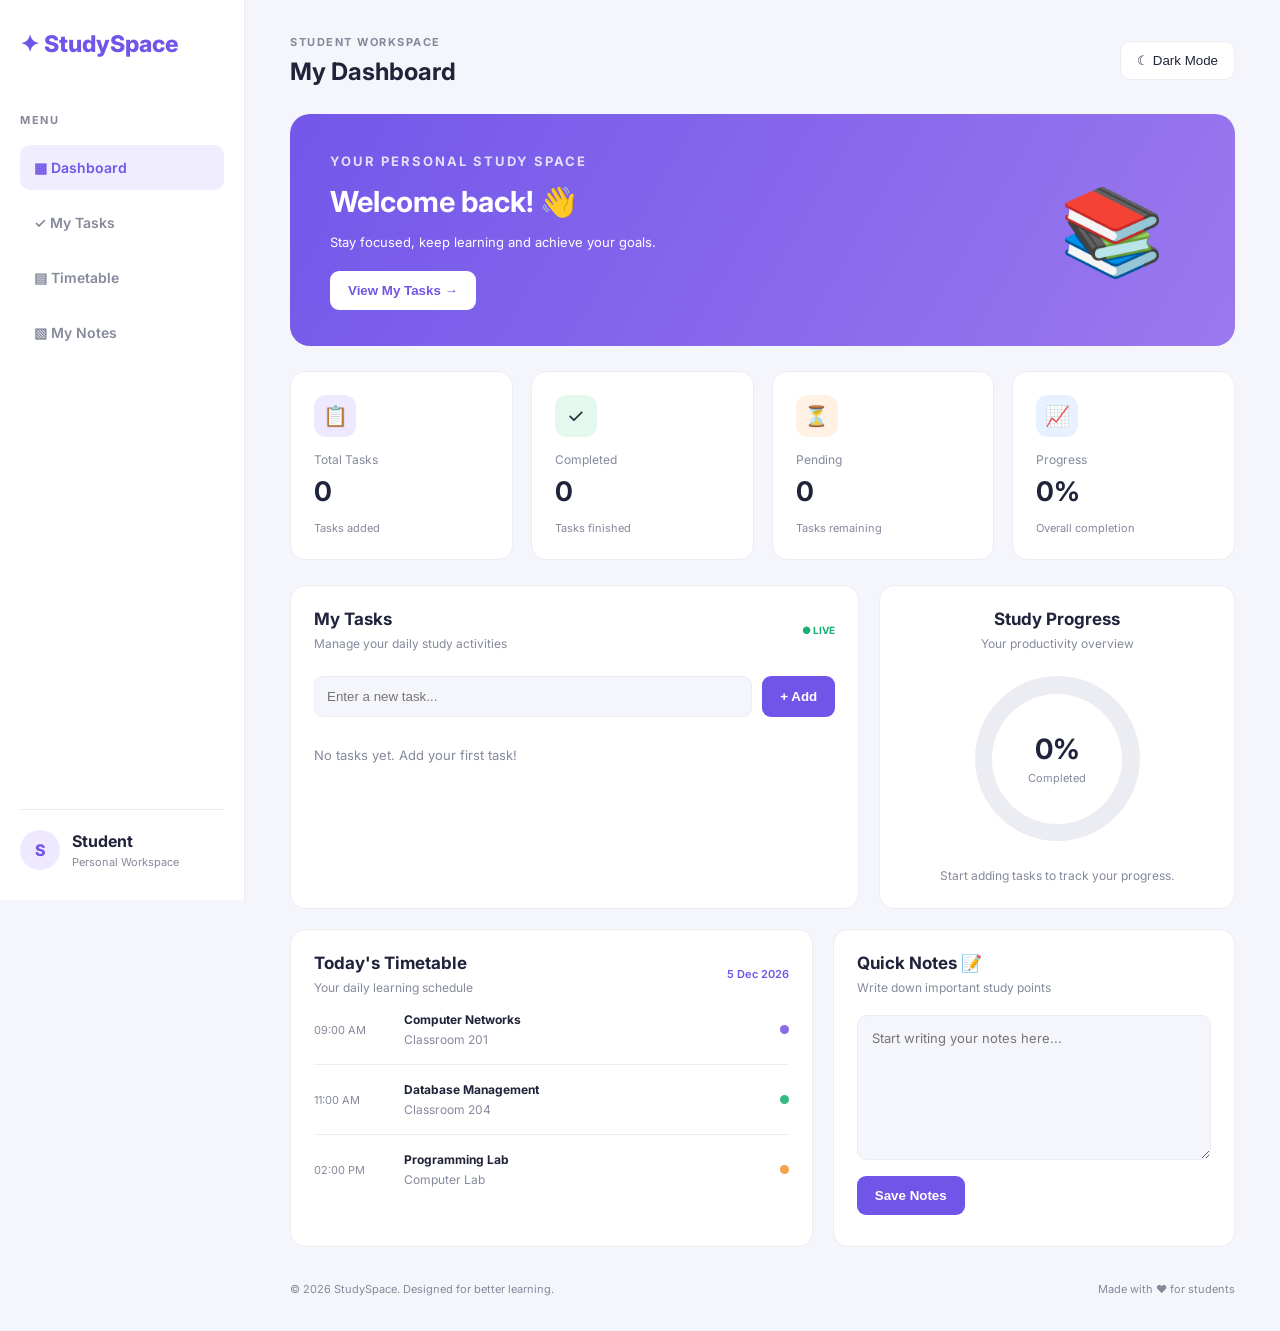
<file: index.html>
<!DOCTYPE html>
<html lang="en">
<head>
    <meta charset="UTF-8">
    <meta name="viewport" content="width=device-width, initial-scale=1.0">
    <title>StudySpace | Student Dashboard</title>
    <link rel="stylesheet" href="style.css">
    <link rel="preconnect" href="https://fonts.googleapis.com">
    <link href="https://fonts.googleapis.com/css2?family=Inter:wght@400;500;600;700;800&display=swap" rel="stylesheet">
</head>
<body>

<div class="app">

    <aside class="sidebar">
        <div class="logo">✦ StudySpace</div>

        <p class="menu-label">MENU</p>
        <nav>
            <a href="#dashboard" class="nav-link active">▦ Dashboard</a>
            <a href="#tasks" class="nav-link">✓ My Tasks</a>
            <a href="#timetable" class="nav-link">▤ Timetable</a>
            <a href="#notes" class="nav-link">▧ My Notes</a>
        </nav>

        <div class="sidebar-bottom">
            <div class="profile">
                <div class="avatar">S</div>
                <div>
                    <strong>Student</strong>
                    <small>Personal Workspace</small>
                </div>
            </div>
        </div>
    </aside>

    <main class="main-content">

        <header class="topbar">
            <div>
                <p class="eyebrow">STUDENT WORKSPACE</p>
                <h2>My Dashboard</h2>
            </div>
            <button class="theme-btn" id="themeBtn">☾ Dark Mode</button>
        </header>

        <section class="welcome" id="dashboard">
            <div>
                <p class="welcome-tag">YOUR PERSONAL STUDY SPACE</p>
                <h1>Welcome back! 👋</h1>
                <p>Stay focused, keep learning and achieve your goals.</p>
                <button class="primary-btn" onclick="document.getElementById('tasks').scrollIntoView({behavior:'smooth'})">
                    View My Tasks →
                </button>
            </div>
            <div class="welcome-art">📚</div>
        </section>

        <section class="stats">
            <div class="stat-card">
                <div class="stat-icon purple">📋</div>
                <p>Total Tasks</p>
                <h2 id="totalTasks">0</h2>
                <small>Tasks added</small>
            </div>

            <div class="stat-card">
                <div class="stat-icon green">✓</div>
                <p>Completed</p>
                <h2 id="completedTasks">0</h2>
                <small>Tasks finished</small>
            </div>

            <div class="stat-card">
                <div class="stat-icon orange">⏳</div>
                <p>Pending</p>
                <h2 id="pendingTasks">0</h2>
                <small>Tasks remaining</small>
            </div>

            <div class="stat-card">
                <div class="stat-icon blue">📈</div>
                <p>Progress</p>
                <h2 id="progressText">0%</h2>
                <small>Overall completion</small>
            </div>
        </section>

        <div class="content-grid">

            <section class="panel" id="tasks">
                <div class="panel-heading">
                    <div>
                        <h3>My Tasks</h3>
                        <p>Manage your daily study activities</p>
                    </div>
                    <span class="live-label">● LIVE</span>
                </div>

                <form id="taskForm">
                    <input type="text" id="taskInput" placeholder="Enter a new task..." required>
                    <button class="primary-btn" type="submit">+ Add</button>
                </form>

                <div class="task-list" id="taskList">
                    <p class="empty">No tasks yet. Add your first task!</p>
                </div>
            </section>

            <section class="panel progress-panel">
                <h3>Study Progress</h3>
                <p>Your productivity overview</p>

                <div class="progress-circle" id="progressCircle">
                    <div>
                        <h2 id="circlePercent">0%</h2>
                        <small>Completed</small>
                    </div>
                </div>

                <p class="progress-message" id="progressMessage">
                    Start adding tasks to track your progress.
                </p>
            </section>

        </div>

        <div class="content-grid bottom-grid">

            <section class="panel" id="timetable">
                <div class="panel-heading">
                    <div>
                        <h3>Today's Timetable</h3>
                        <p>Your daily learning schedule</p>
                    </div>
                    <span class="date-label" id="todayDate"></span>
                </div>

                <div class="schedule-item">
                    <span class="time">09:00 AM</span>
                    <div><strong>Computer Networks</strong><small>Classroom 201</small></div>
                    <span class="subject-dot purple-dot"></span>
                </div>

                <div class="schedule-item">
                    <span class="time">11:00 AM</span>
                    <div><strong>Database Management</strong><small>Classroom 204</small></div>
                    <span class="subject-dot green-dot"></span>
                </div>

                <div class="schedule-item">
                    <span class="time">02:00 PM</span>
                    <div><strong>Programming Lab</strong><small>Computer Lab</small></div>
                    <span class="subject-dot orange-dot"></span>
                </div>
            </section>

            <section class="panel" id="notes">
                <h3>Quick Notes 📝</h3>
                <p>Write down important study points</p>

                <textarea id="notesInput" placeholder="Start writing your notes here..."></textarea>
                <button class="primary-btn save-btn" id="saveNotes">Save Notes</button>
                <p class="save-status" id="saveStatus"></p>
            </section>

        </div>

        <footer>
            <p>© 2026 StudySpace. Designed for better learning.</p>
            <p>Made with ❤️ for students</p>
        </footer>

    </main>
</div>

<script src="java.js"></script>
</body>
</html>
</file>
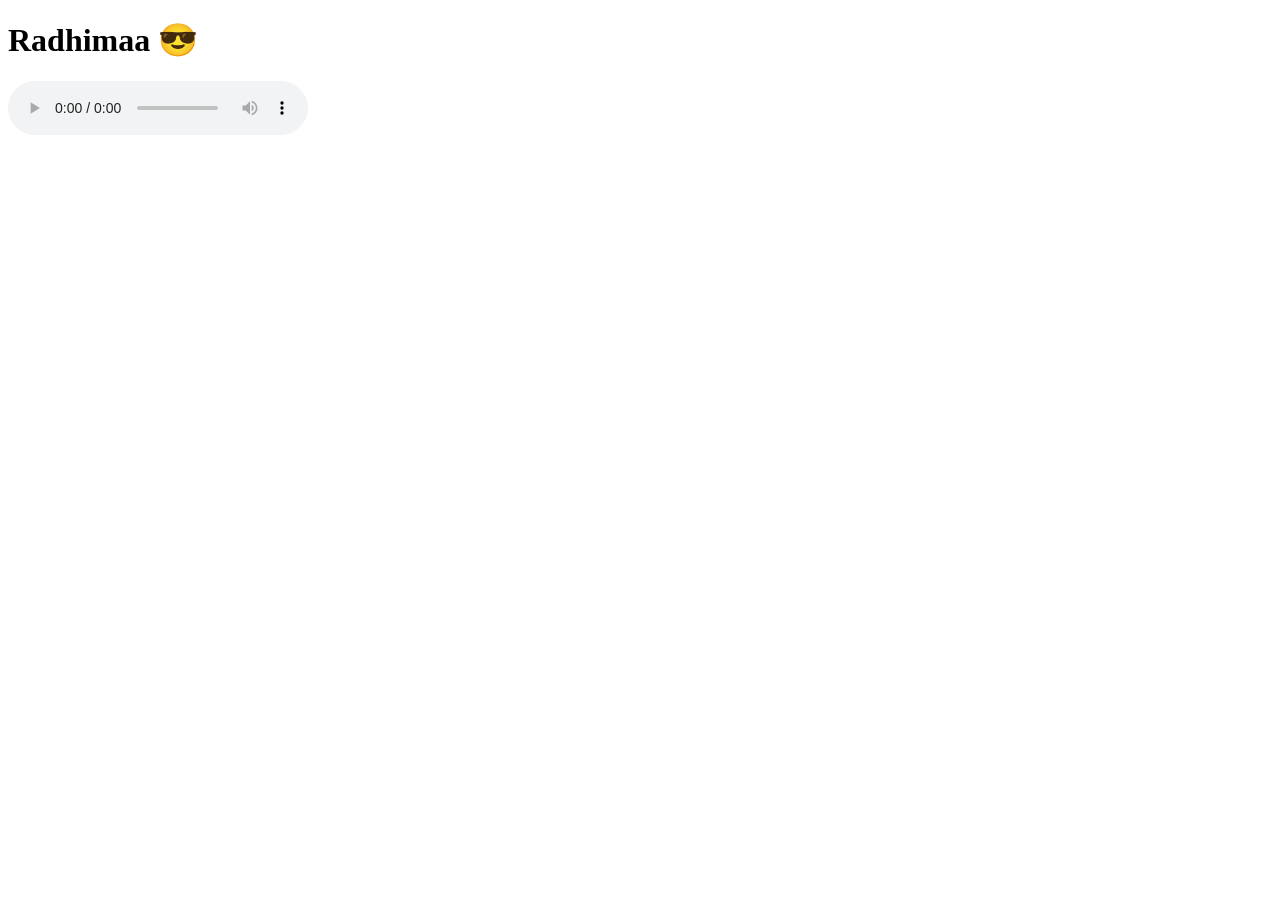
<file: audio.html>
<!DOCTYPE html>
<html>
<head>
    <title>Audio Example</title>
</head>
<body>
    <h1>Radhimaa 😎</h1>

    <audio controls>
        <source src="C:\Users\Admin\Downloads\radhimaa.mp3" type="audio">
        </audio>
</body>
</html>
</file>
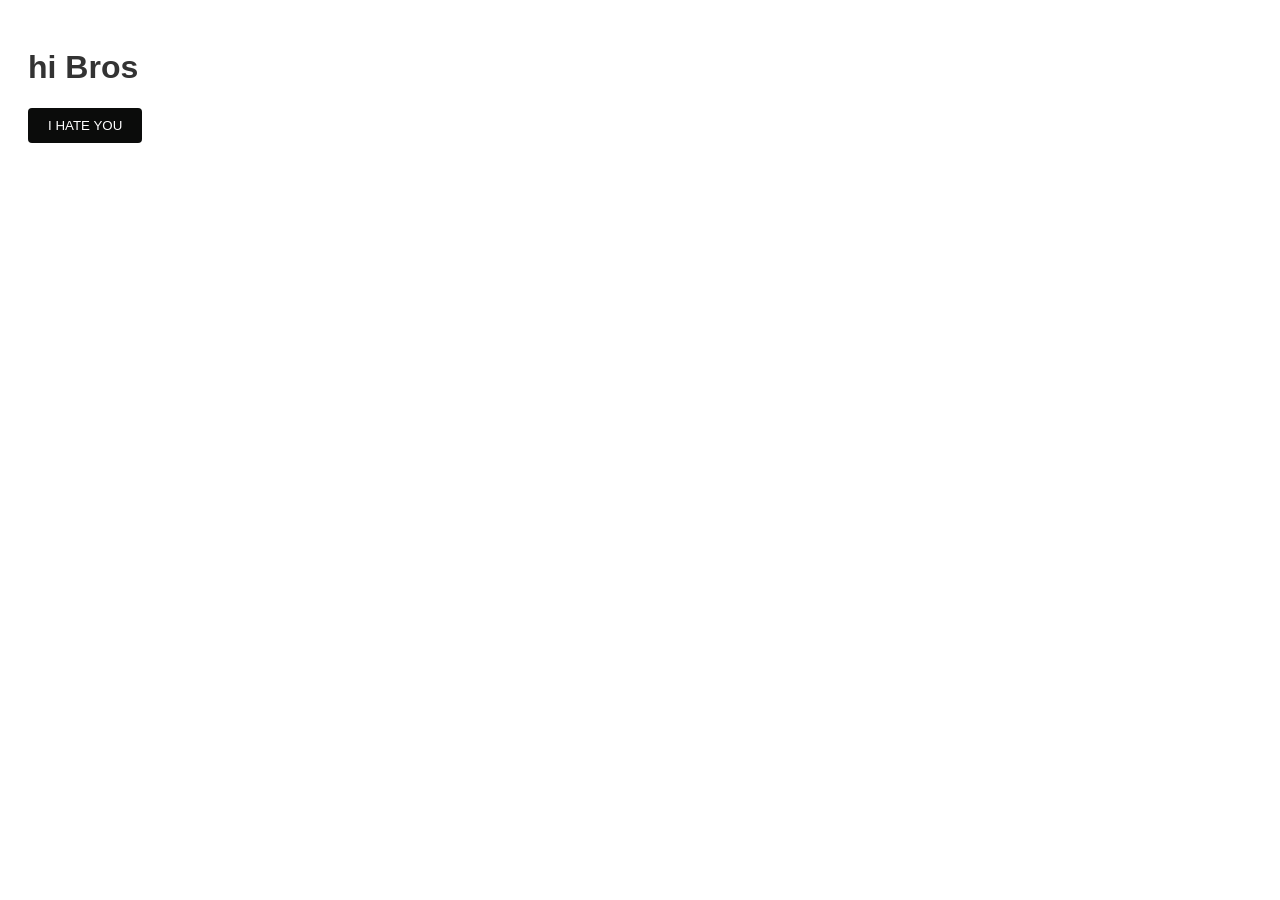
<file: bas.html>
<!DOCTYPE html>
<html lang="en">
<head>
    <meta charset="UTF-8">
    <meta name="viewport" content="width=device-width, initial-scale=1.0">
    <title>Web development</title>
    <link rel="stylesheet" href="bas.css">
</head>
<body>
    <h1 id="heading">hi Bros</h1>
    <button id="changeBtn" onclick="change()">I HATE YOU</button>

    <script src="bas.js"></script>
    
</body>
</html>
</file>
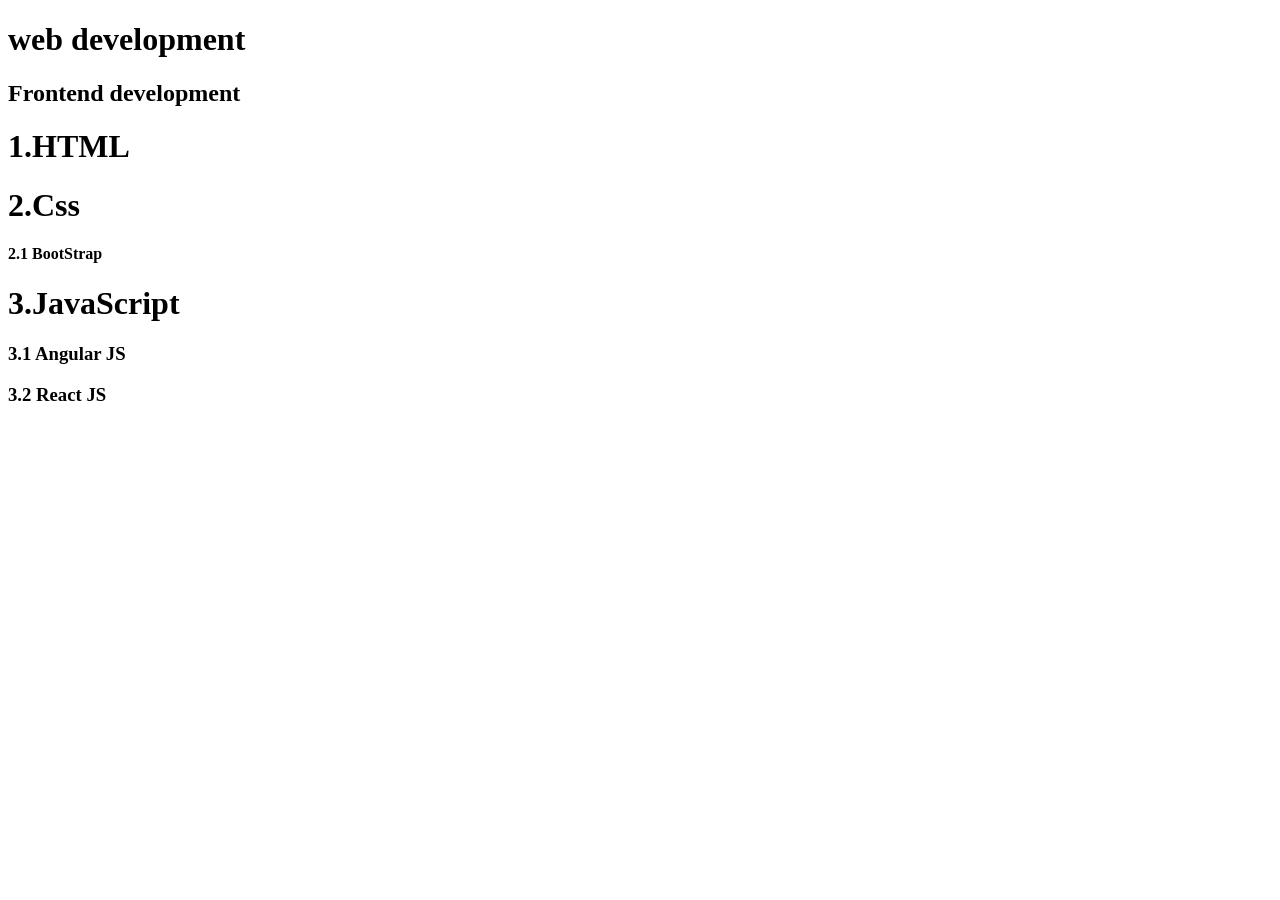
<file: head.html>
<!DOCTYPE html>
<html lang="en">
<head>
    <meta charset="UTF-8">
    <meta name="viewport" content="width=device-width, initial-scale=1.0">
    <title>web Technology</title>
</head>
<body>
    <h1>web development</h1>
    <h2>Frontend development</h2>
    <h1>1.HTML</h1>
    <h1>2.Css</h1>
    <h4>2.1 BootStrap</h4>
    <h1>3.JavaScript</h1>
    <h3>3.1 Angular JS</h3>
    <h3>3.2 React JS</h3>
</body>
</html><!--  -->
</file>
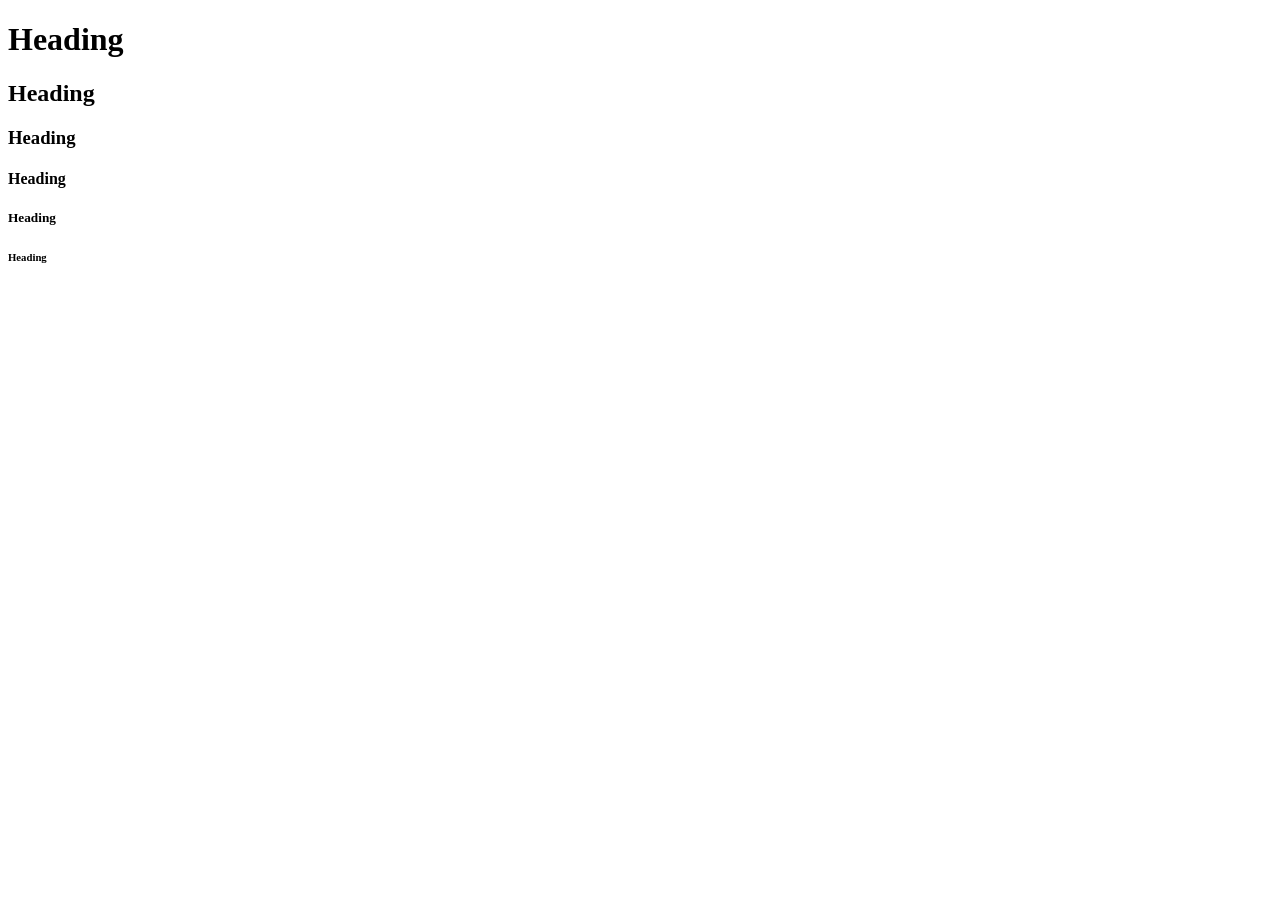
<file: head1.html>
<!DOCTYPE html>
<html lang="en">
<head>
    <meta charset="UTF-8">
    <meta name="viewport" content="width=device-width, initial-scale=1.0">
    <title>Web technology</title>
</head>
<body>
    <h1>Heading</h1>
    <h2>Heading</h2>
    <h3>Heading</h3>
    <h4>Heading</h4>
    <h5>Heading</h5>
    <h6>Heading</h6>
</body>
</html>
</file>
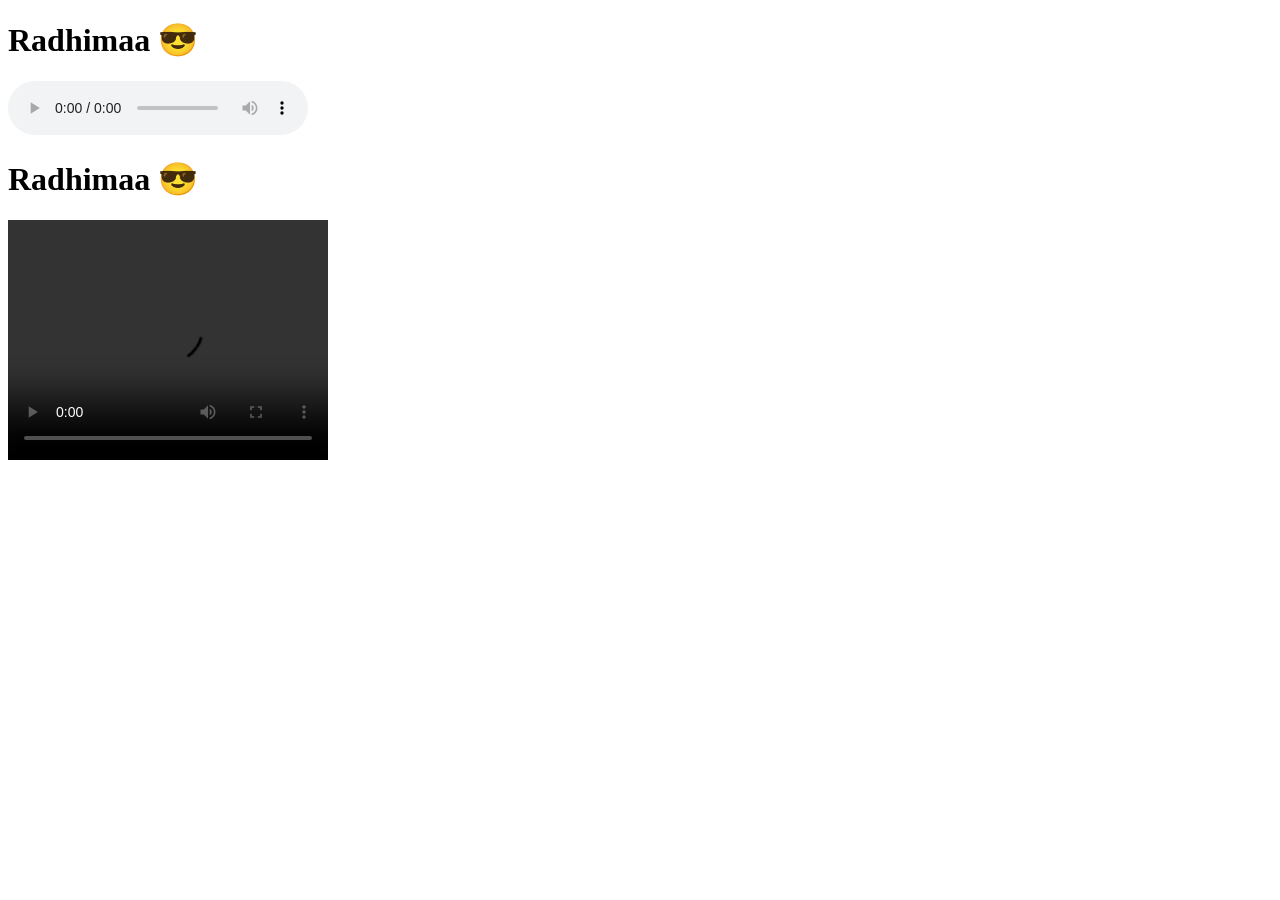
<file: multimedia.html>
<!DOCTYPE html>
<html>
<head>
    <title>multimedia</title>
</head>
<body>
    <h1>Radhimaa 😎</h1>

    <audio controls>
        <source src="C:\Users\Admin\Desktop\web\kaden_cook-8-bit-dungeon-251388.mp3" type="audio">
        </audio>

    <h1>Radhimaa 😎</h1>

    <video width="320" height="240" controls>
        <source src="C:\Users\Admin\Desktop\web\14075903_1080_1920_25fps.mp4" type="video">
    </video>    
</body>
</html>
</file>
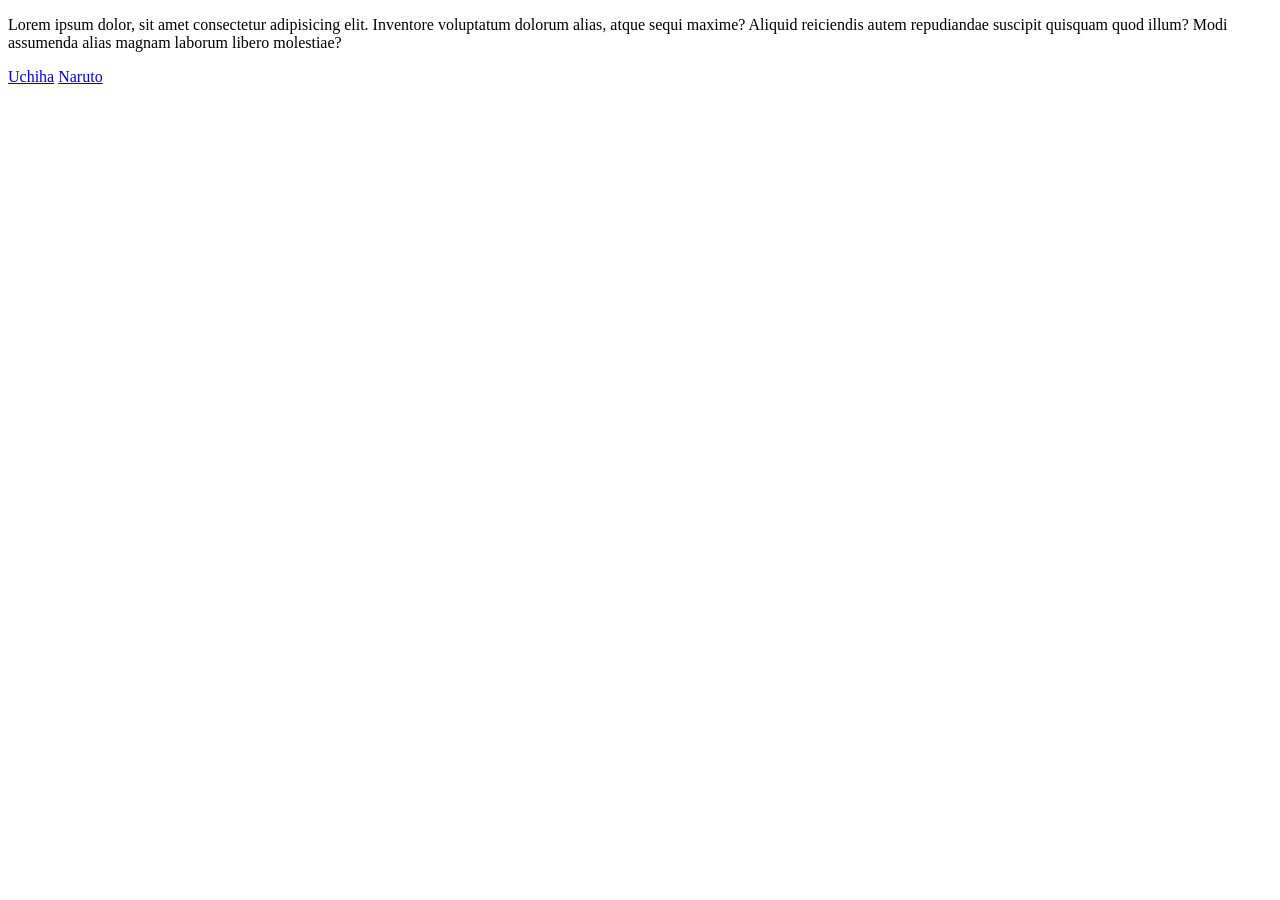
<file: para.html>
<!DOCTYPE html>
<html lang="en">
<head>
    <meta charset="UTF-8">
    <meta name="viewport" content="width=device-width, initial-scale=1.0">
    <title>Document</title>
</head>
<body>
    <p>Lorem ipsum dolor, sit amet consectetur adipisicing elit. Inventore voluptatum dolorum alias, atque sequi maxime? Aliquid reiciendis autem repudiandae suscipit quisquam quod illum? Modi assumenda alias magnam laborum libero molestiae?</p>

    <a href="https://naruto.fandom.com/wiki/Uchiha_Clan">Uchiha</a>
    <a href="https://en.wikipedia.org/wiki/Naruto">Naruto</a>
</body>
</html>
</file>
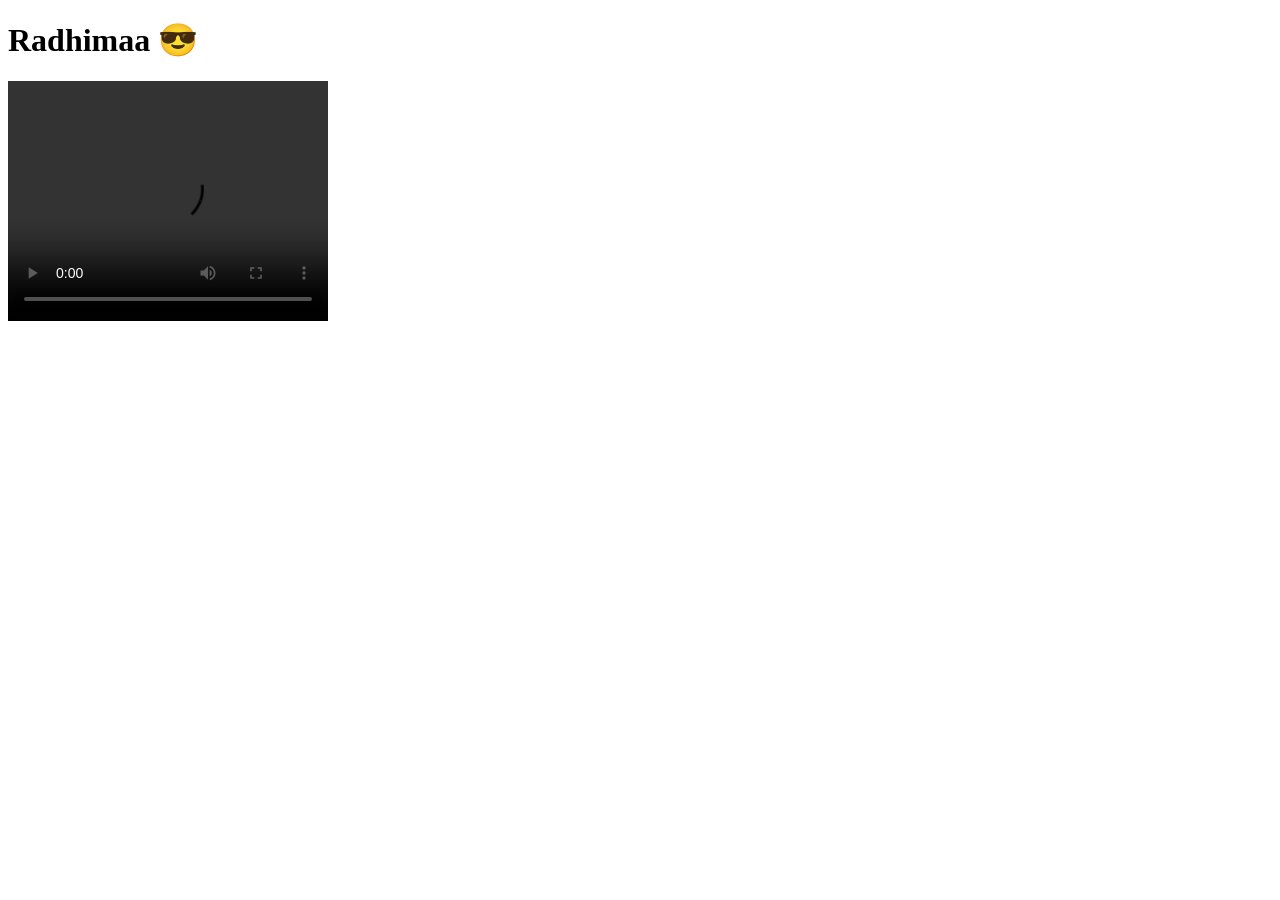
<file: video.html>
<!DOCTYPE html>
<html>
<head>
    <title>Video Example</title>
</head>
<body>
    <h1>Radhimaa 😎</h1>

    <video width="320" height="240" controls>
        <source src="" type="video">
    </video>
</body>
</html>
</file>
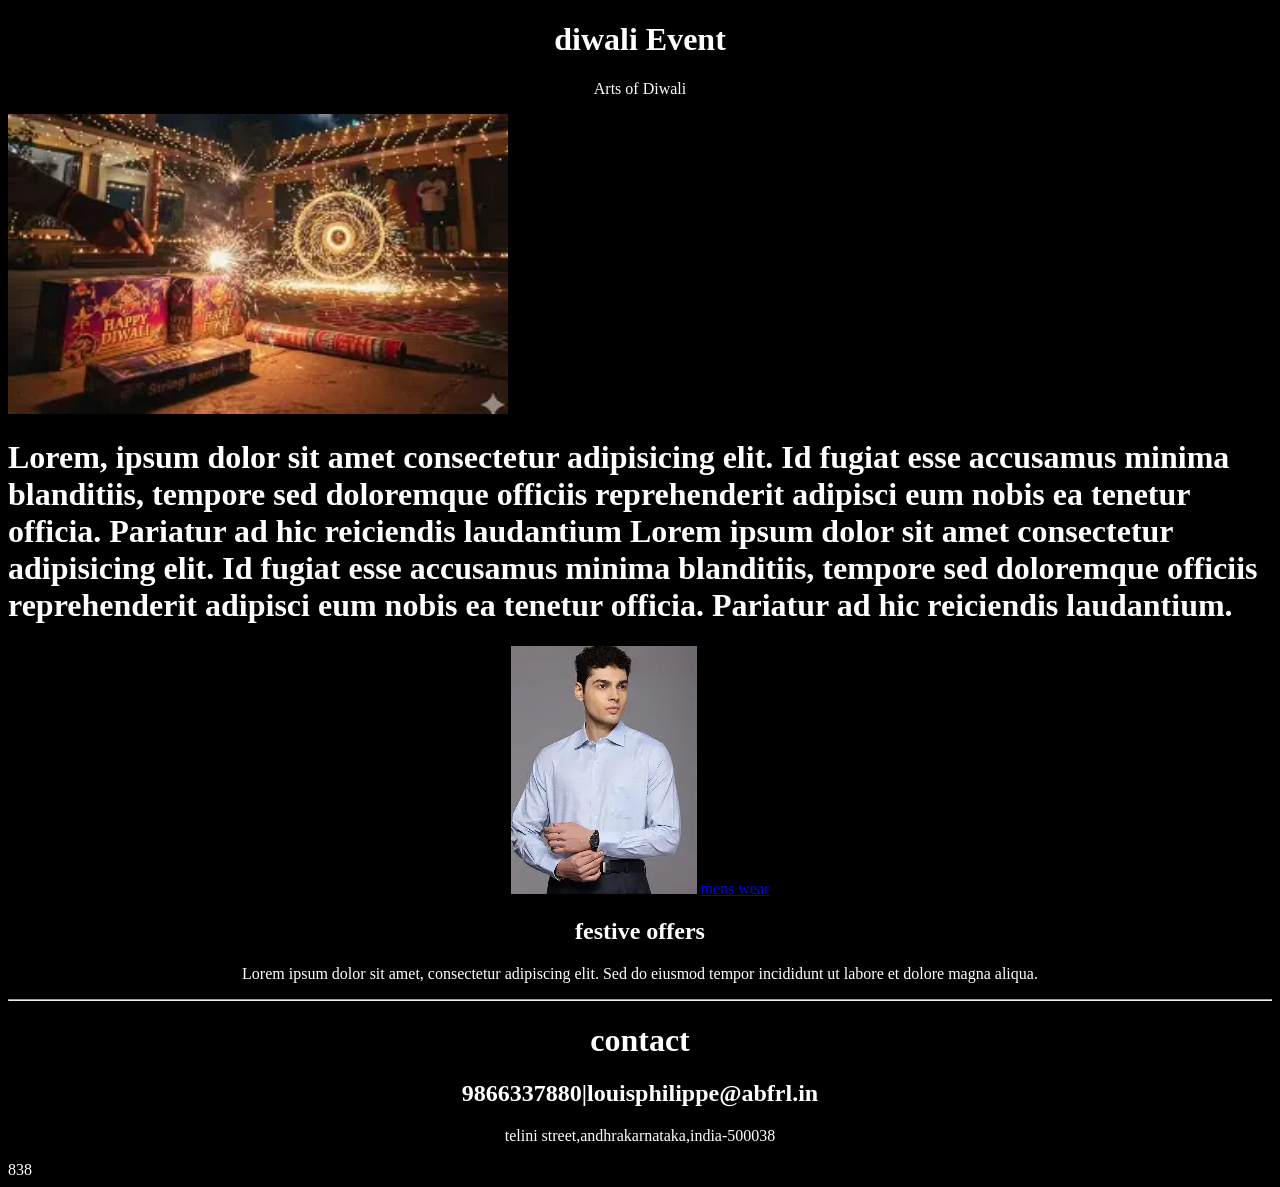
<file: web.html>
<!DOCTYPE html>
<html>
<head>
    <title>web </title>
    <link rel="icon" href="photo.jpg" >
</head>
<body
    bgcolor="black" style="color:white;">
    <center>
        <h1>diwali Event</h1>
        <p>Arts of Diwali</p>
    </center>
    <img src="OIP.webp" alt="Image" width="500" height="300">
    <h1>Lorem, ipsum dolor sit amet consectetur adipisicing elit. Id fugiat esse accusamus minima blanditiis, tempore sed doloremque officiis reprehenderit adipisci eum nobis ea tenetur officia. Pariatur ad hic reiciendis laudantium Lorem ipsum dolor sit amet consectetur adipisicing elit. Id fugiat esse accusamus minima blanditiis, tempore sed doloremque officiis reprehenderit adipisci eum nobis ea tenetur officia. Pariatur ad hic reiciendis laudantium.</h1>
    <center>
        <img src="photo2.webp"
        <h1>
            <a href="https://louisphilippe.abfrl.in/">mens wear</a>
        </h1>
        <h2>festive offers</h2>
        <p>Lorem ipsum dolor sit amet, consectetur adipiscing elit. Sed do eiusmod tempor incididunt ut labore et dolore magna aliqua.</p>
    </center>
    <hr>
    <center>
        <h1>contact</h1>
        <h2>9866337880|louisphilippe@abfrl.in</h2>
        <p>telini street,andhrakarnataka,india-500038</p>
    </center>838
</body>
</html>
</file>
<file: style.css>
* {
    margin: 0;
    padding: 0;
    box-sizing: border-box;
}

:root {
    --background: #f5f6fb;
    --surface: #ffffff;
    --text: #20243a;
    --muted: #85899b;
    --border: #ececf3;
    --primary: #7155e8;
}

body {
    font-family: 'Inter', sans-serif;
    background: var(--background);
    color: var(--text);
    transition: 0.3s;
}

.app {
    display: flex;
    min-height: 100vh;
}

.sidebar {
    width: 245px;
    background: var(--surface);
    padding: 30px 20px;
    display: flex;
    flex-direction: column;
    position: fixed;
    height: 100vh;
    border-right: 1px solid var(--border);
}

.logo {
    font-size: 23px;
    font-weight: 800;
    color: var(--primary);
    margin-bottom: 55px;
}

.menu-label, .eyebrow {
    font-size: 11px;
    font-weight: 700;
    color: var(--muted);
    letter-spacing: 1.5px;
    margin-bottom: 18px;
}

nav {
    display: grid;
    gap: 10px;
}

.nav-link {
    padding: 14px;
    border-radius: 10px;
    color: var(--muted);
    text-decoration: none;
    font-size: 14px;
    font-weight: 600;
    transition: 0.2s;
}

.nav-link:hover, .nav-link.active {
    color: var(--primary);
    background: #f0edff;
}

.sidebar-bottom {
    margin-top: auto;
}

.profile {
    display: flex;
    align-items: center;
    gap: 12px;
    border-top: 1px solid var(--border);
    padding-top: 20px;
}

.avatar {
    width: 40px;
    height: 40px;
    background: #eee9ff;
    color: var(--primary);
    display: grid;
    place-items: center;
    border-radius: 50%;
    font-weight: 800;
}

.profile strong, .profile small {
    display: block;
}

.profile small {
    font-size: 11px;
    color: var(--muted);
    margin-top: 4px;
}

.main-content {
    margin-left: 245px;
    padding: 35px 45px;
    width: calc(100% - 245px);
}

.topbar, .panel-heading {
    display: flex;
    justify-content: space-between;
    align-items: center;
}

.topbar {
    margin-bottom: 28px;
}

.topbar h2 {
    font-size: 24px;
}

.eyebrow {
    margin-bottom: 8px;
}

.theme-btn {
    padding: 11px 16px;
    border: 1px solid var(--border);
    border-radius: 10px;
    background: var(--surface);
    color: var(--text);
    cursor: pointer;
}

.welcome {
    background: linear-gradient(120deg, #7257e9, #9b78ef);
    border-radius: 20px;
    padding: 36px 40px;
    color: white;
    display: flex;
    justify-content: space-between;
    align-items: center;
    min-height: 215px;
    margin-bottom: 25px;
}

.welcome-tag {
    font-size: 10px;
    letter-spacing: 2px;
    opacity: 0.8;
    font-weight: 700;
}

.welcome h1 {
    font-size: 29px;
    margin: 12px 0;
}

.welcome p {
    font-size: 13px;
    line-height: 1.7;
}

.welcome-art {
    font-size: 85px;
    margin-right: 30px;
}

.primary-btn {
    background: var(--primary);
    color: white;
    border: none;
    padding: 12px 18px;
    border-radius: 9px;
    font-weight: 600;
    cursor: pointer;
    transition: 0.2s;
}

.primary-btn:hover {
    transform: translateY(-2px);
    opacity: 0.9;
}

.welcome .primary-btn {
    background: white;
    color: #7155e8;
    margin-top: 18px;
}

.stats {
    display: grid;
    grid-template-columns: repeat(4, 1fr);
    gap: 18px;
    margin-bottom: 25px;
}

.stat-card, .panel {
    background: var(--surface);
    border: 1px solid var(--border);
    border-radius: 15px;
    padding: 23px;
}

.stat-icon {
    width: 42px;
    height: 42px;
    border-radius: 12px;
    display: grid;
    place-items: center;
    margin-bottom: 15px;
    font-size: 20px;
}

.purple { background: #eee9ff; }
.green { background: #e4f8ee; }
.orange { background: #fff1e4; }
.blue { background: #e8f1ff; }

.stat-card p, .panel > p, .panel-heading p {
    font-size: 12px;
    color: var(--muted);
}

.stat-card h2 {
    font-size: 27px;
    margin: 8px 0;
}

.stat-card small {
    color: var(--muted);
    font-size: 11px;
}

.content-grid {
    display: grid;
    grid-template-columns: 1.6fr 1fr;
    gap: 20px;
    margin-bottom: 20px;
}

.panel h3 {
    font-size: 17px;
    margin-bottom: 7px;
}

.live-label {
    color: #19ae75;
    font-size: 10px;
    font-weight: 700;
}

#taskForm {
    display: flex;
    gap: 10px;
    margin: 25px 0 15px;
}

#taskInput {
    flex: 1;
    min-width: 0;
    padding: 12px;
    border: 1px solid var(--border);
    border-radius: 9px;
    outline: none;
    background: var(--background);
    color: var(--text);
}

#taskInput:focus {
    border-color: var(--primary);
}

.task-list {
    display: grid;
    gap: 10px;
}

.task-item {
    display: flex;
    align-items: center;
    gap: 10px;
    padding: 12px;
    border: 1px solid var(--border);
    border-radius: 9px;
    font-size: 13px;
}

.task-item span {
    flex: 1;
    overflow-wrap: anywhere;
}

.task-item.done span {
    text-decoration: line-through;
    color: var(--muted);
}

.task-item input {
    accent-color: var(--primary);
    width: 16px;
    height: 16px;
    cursor: pointer;
}

.delete-btn {
    border: none;
    background: transparent;
    color: #e45c68;
    cursor: pointer;
    font-size: 18px;
}

.empty {
    color: var(--muted);
    font-size: 13px;
    padding: 15px 0;
}

.progress-panel {
    text-align: center;
}

.progress-panel > p {
    margin-top: 4px;
}

.progress-circle {
    width: 165px;
    height: 165px;
    border-radius: 50%;
    background: conic-gradient(var(--primary) 0deg, #eeeaf8 0deg);
    margin: 25px auto;
    display: grid;
    place-items: center;
    position: relative;
}

.progress-circle::before {
    content: "";
    position: absolute;
    width: 130px;
    height: 130px;
    border-radius: 50%;
    background: var(--surface);
}

.progress-circle div {
    position: relative;
}

.progress-circle h2 {
    font-size: 28px;
}

.progress-circle small {
    color: var(--muted);
    font-size: 11px;
}

.progress-message {
    line-height: 1.6;
}

.bottom-grid {
    grid-template-columns: 1.3fr 1fr;
}

.date-label {
    color: var(--primary);
    font-size: 11px;
    font-weight: 600;
}

.schedule-item {
    display: flex;
    align-items: center;
    padding: 17px 0;
    border-bottom: 1px solid var(--border);
    gap: 15px;
}

.schedule-item:last-child {
    border: none;
}

.time {
    font-size: 11px;
    color: var(--muted);
    min-width: 75px;
}

.schedule-item div {
    flex: 1;
}

.schedule-item strong, .schedule-item small {
    display: block;
    font-size: 12px;
}

.schedule-item small {
    color: var(--muted);
    margin-top: 5px;
}

.subject-dot {
    width: 9px;
    height: 9px;
    border-radius: 50%;
}

.purple-dot { background: #8a6bea; }
.green-dot { background: #32ba82; }
.orange-dot { background: #f5a24e; }

textarea {
    width: 100%;
    height: 145px;
    resize: vertical;
    margin-top: 20px;
    padding: 14px;
    border: 1px solid var(--border);
    border-radius: 10px;
    outline: none;
    font-family: inherit;
    font-size: 13px;
    background: var(--background);
    color: var(--text);
}

textarea:focus {
    border-color: var(--primary);
}

.save-btn {
    margin-top: 12px;
}

.save-status {
    margin-top: 8px;
    font-size: 11px;
    color: #19ae75;
}

footer {
    display: flex;
    justify-content: space-between;
    gap: 10px;
    margin-top: 35px;
    color: var(--muted);
    font-size: 11px;
}

body.dark {
    --background: #151624;
    --surface: #202133;
    --text: #f2f1fa;
    --muted: #a5a5b7;
    --border: #343449;
}

body.dark .nav-link:hover,
body.dark .nav-link.active {
    background: #34304e;
}

body.dark .progress-circle {
    background: conic-gradient(var(--primary) 0deg, #39394c 0deg);
}

@media (max-width: 1000px) {
    .stats {
        grid-template-columns: repeat(2, 1fr);
    }

    .content-grid {
        grid-template-columns: 1fr;
    }
}

@media (max-width: 650px) {
    .sidebar {
        width: 68px;
        padding: 20px 8px;
    }

    .logo {
        font-size: 0;
        text-align: center;
        margin-bottom: 35px;
    }

    .logo:first-letter {
        font-size: 25px;
    }

    .menu-label, .nav-link {
        font-size: 0;
        text-align: center;
        padding: 15px 4px;
    }

    .nav-link::first-letter {
        font-size: 18px;
    }

    .profile {
        justify-content: center;
    }

    .profile > div:last-child {
        display: none;
    }

    .main-content {
        margin-left: 68px;
        width: calc(100% - 68px);
        padding: 20px 12px;
    }

    .topbar h2 {
        font-size: 19px;
    }

    .theme-btn {
        font-size: 10px;
        padding: 9px;
    }

    .welcome {
        padding: 25px 20px;
    }

    .welcome h1 {
        font-size: 22px;
    }

    .welcome-art {
        font-size: 42px;
        margin: 0;
    }

    .stats {
        gap: 10px;
    }

    .stat-card, .panel {
        padding: 15px;
    }

    .stat-card h2 {
        font-size: 23px;
    }

    footer {
        flex-direction: column;
    }
}
</file>
<file: bas.css>
h1{
    color: #333;
}
button{
    color: rgb(211, 141, 12);
}
body{
    font-family: Arial, sans-serif;
    padding: 20px;
    background-color: #ffffff;
}

#changeBtn{
    background-color: #4CAF50;
    color: white;
    border: none;
    border-radius: 4px;
    padding: 10px 20px;
    cursor: pointer;
}
#changeBtn{
    background-color: #0b0c0b;
    color: white;
    border: none;
    border-radius: 4px;
    padding: 10px 20px;
    cursor: pointer;
}
#changeBtn:hover{
    background-color: #ff8800;
}
</file>
